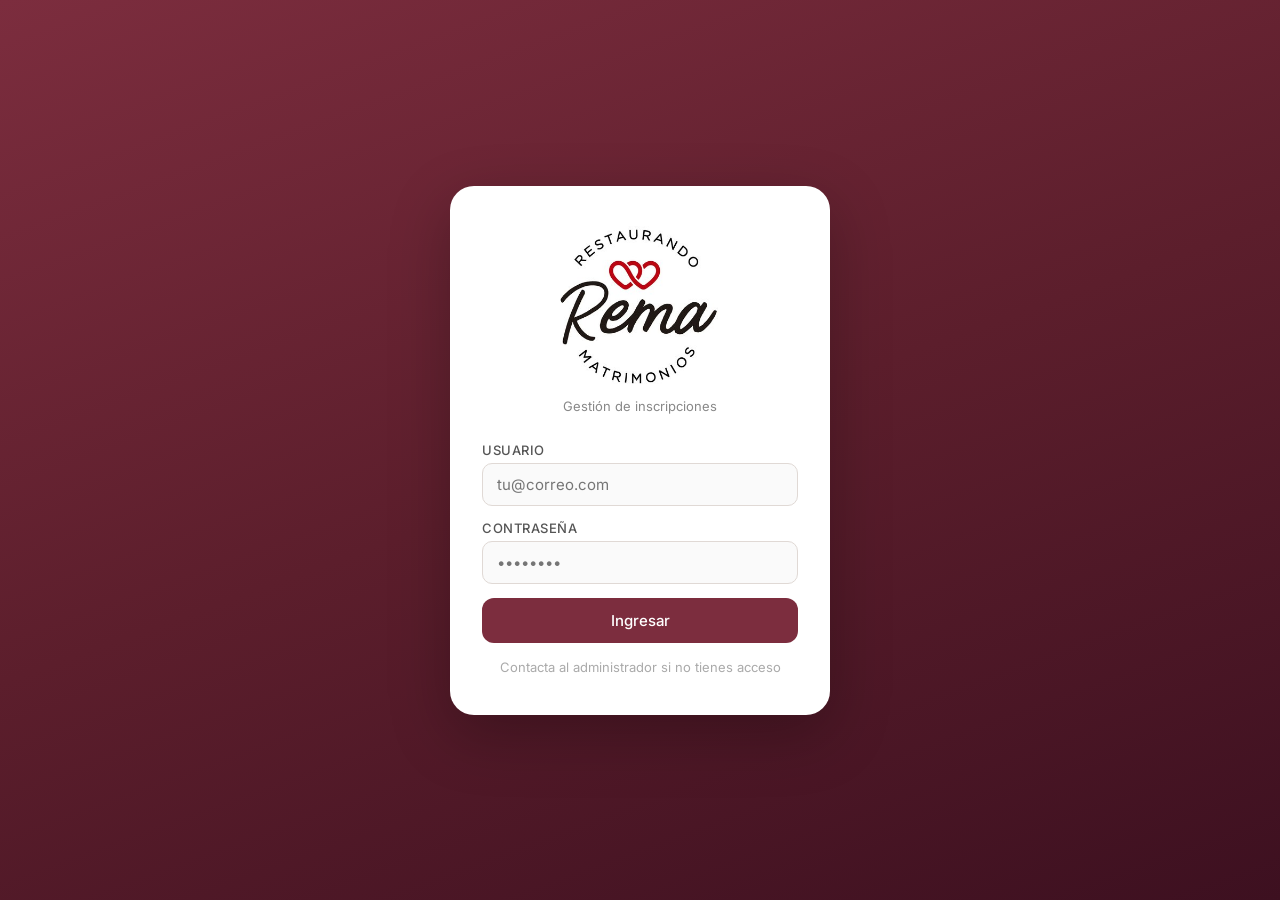
<file: index.html>
<!DOCTYPE html>
<html lang="es">
<head>
  <meta charset="UTF-8">
  <meta name="viewport" content="width=device-width, initial-scale=1.0, maximum-scale=1.0, user-scalable=no">
  <meta name="theme-color" content="#7C2D3E">
  <meta name="apple-mobile-web-app-capable" content="yes">
  <meta name="apple-mobile-web-app-title" content="Registro Matrimonial">
  <title>Registro Matrimonial</title>
  <link rel="manifest" href="manifest.json">
  <link rel="stylesheet" href="css/app.css">
  <link href="https://fonts.googleapis.com/css2?family=Inter:wght@300;400;500;600&family=Playfair+Display:wght@500;600&display=swap" rel="stylesheet">
</head>
<body>

<!-- ===== LOGIN ===== -->
<div id="screen-login" class="screen active">
  <div class="login-bg">
    <div class="login-card">
      <div class="login-logo">
        <img src="[data-uri]" alt="REMA" style="width:160px;height:160px;object-fit:contain;border-radius:12px;">
      </div>
      <p class="login-sub" style="margin-top:8px">Gestión de inscripciones</p>
      <div class="form-group">
        <label>Usuario</label>
        <input type="text" id="login-user" placeholder="tu@correo.com" autocomplete="username">
      </div>
      <div class="form-group">
        <label>Contraseña</label>
        <input type="password" id="login-pass" placeholder="••••••••" autocomplete="current-password">
      </div>
      <div id="login-error" class="error-msg hidden">Usuario o contraseña incorrectos</div>
      <button class="btn-primary full" id="btn-login" onclick="doLogin()">Ingresar</button>
      <p class="login-hint">Contacta al administrador si no tienes acceso</p>
      <div id="boot-status" class="hidden" style="margin-top:14px;font-size:13px;color:#8b7bb8;text-align:center;line-height:1.4;"></div>
    </div>
  </div>
</div>

<!-- Aviso de carga lenta / botón de reintento manual. Es un script
     independiente de js/app.js a propósito: si app.js no llega a
     descargarse (señal débil en datos móviles), este aviso igual
     debe aparecer, porque no depende de que app.js haya cargado. -->
<script>
(function () {
  var bootEl = document.getElementById('boot-status');
  var slowTimer = setTimeout(function () {
    if (window.appLoaded) return;
    bootEl.classList.remove('hidden');
    bootEl.textContent = 'Cargando… esto puede tardar unos segundos más en datos móviles.';
  }, 4000);
  var stuckTimer = setTimeout(function () {
    if (window.appLoaded) return;
    bootEl.classList.remove('hidden');
    bootEl.innerHTML = 'No se pudo terminar de cargar la app.<br>' +
      '<button type="button" onclick="location.reload()" ' +
      'style="margin-top:8px;background:#7C4DFF;color:#fff;border:none;' +
      'border-radius:8px;padding:8px 18px;font-size:13px;font-weight:600;">Reintentar</button>';
  }, 18000);
  window.addEventListener('load', function () {
    // Si app.js sí llegó a ejecutarse, ya habrá puesto window.appLoaded
    // antes de este evento; si no, dejamos los avisos programados arriba.
    if (window.appLoaded) {
      clearTimeout(slowTimer);
      clearTimeout(stuckTimer);
      bootEl.classList.add('hidden');
    }
  });
})();
</script>

<!-- ===== MAIN APP ===== -->
<div id="screen-app" class="screen hidden">

  <!-- Sidebar -->
  <nav id="sidebar" class="sidebar">
    <div class="sidebar-header">
      <div class="sidebar-logo">
        <img src="[data-uri]" alt="REMA" style="width:36px;height:36px;object-fit:contain;border-radius:6px;background:#fff;">
        <span>REMA</span>
      </div>
      <button class="sidebar-close" onclick="toggleSidebar()">✕</button>
    </div>
    <div class="sidebar-user">
      <div class="user-avatar" id="nav-avatar">A</div>
      <div>
        <div class="user-name" id="nav-username">Admin</div>
        <div class="user-role" id="nav-role">Administrador</div>
      </div>
    </div>
    <nav class="sidebar-nav">
      <a class="nav-item active" onclick="showView('dashboard')" data-view="dashboard"><span class="nav-icon">⊞</span> Inicio</a>
      <a class="nav-item" onclick="showView('couples')" data-view="couples"><span class="nav-icon">♡</span> Matrimonios</a>
      <a class="nav-item" onclick="showView('payments')" data-view="payments"><span class="nav-icon">$</span> Pagos</a>
      <a class="nav-item" onclick="showView('documents')" data-view="documents"><span class="nav-icon">⬜</span> Documentos</a>
      <a class="nav-item admin-only hidden" onclick="showView('config')" data-view="config"><span class="nav-icon">⚙</span> Configuración</a>
      <a class="nav-item admin-only hidden" onclick="showView('users')" data-view="users"><span class="nav-icon">👤</span> Usuarios</a>
      <a class="nav-item admin-only hidden" onclick="showView('becas')" data-view="becas"><span class="nav-icon">🎓</span> Becas</a>
    </nav>
    <button class="btn-logout" onclick="doLogout()">Cerrar sesión</button>
    <button class="btn-download-sidebar" id="btn-download-sync" onclick="downloadFromSheets()">↓ Actualizar lista</button>
  </nav>
  <div id="sidebar-overlay" class="sidebar-overlay hidden" onclick="toggleSidebar()"></div>

  <!-- Topbar -->
  <header class="topbar">
    <button class="hamburger" onclick="toggleSidebar()">
      <span></span><span></span><span></span>
    </button>
    <h2 class="topbar-title" id="topbar-title">Inicio</h2>
    <div id="sync-indicator" style="flex:1;text-align:right;padding-right:8px;"></div>
    <div class="topbar-actions">
      <button class="btn-icon" id="btn-new-couple" onclick="openNewCoupleModal()" title="Nueva pareja">+</button>
    </div>
  </header>

  <main class="content">

    <!-- DASHBOARD -->
    <div id="view-dashboard" class="view active">
      <div class="event-banner">
        <div class="event-banner-text">
          <div class="event-tag">Próximo evento</div>
          <h2 id="event-name-banner">Cargando...</h2>
          <p id="event-dates-banner"></p>
        </div>
        <div class="event-cost-badge" id="event-cost-banner"></div>
      </div>
      <div class="stats-grid">
        <div class="stat-card"><div class="stat-icon rose">♡</div><div class="stat-val" id="stat-couples">—</div><div class="stat-lbl">Parejas</div></div>
        <div class="stat-card"><div class="stat-icon green">✓</div><div class="stat-val" id="stat-paid">—</div><div class="stat-lbl">Pagos completos</div></div>
        <div class="stat-card"><div class="stat-icon blue">⬜</div><div class="stat-val" id="stat-docs">—</div><div class="stat-lbl">Docs completos</div></div>
        <div class="stat-card"><div class="stat-icon green">✅</div><div class="stat-val" id="stat-pending">—</div><div class="stat-lbl">Confirmados</div></div>
      </div>
      <div class="card mt16 finance-restricted">
        <div class="card-header"><span class="card-title">Resumen financiero</span><span class="pct-badge" id="pct-badge">0%</span></div>
        <div class="progress-bar"><div class="progress-fill" id="progress-fill" style="width:0%"></div></div>
        <div class="finance-row">
          <div class="finance-item green-bg"><div class="finance-lbl">Total recaudado</div><div class="finance-val" id="total-collected">$0.00</div></div>
          <div class="finance-item amber-bg"><div class="finance-lbl">Saldo pendiente</div><div class="finance-val" id="total-pending">$0.00</div></div>
        </div>
      </div>
      <div class="card mt16 finance-restricted">
        <div class="card-header"><span class="card-title">Resumen por modo de pago</span></div>
        <div id="payment-breakdown-body" class="mt8"></div>
        <div class="detail-row" style="border-top:1.5px solid #eee;margin-top:8px;padding-top:8px;">
          <span class="detail-lbl" style="font-weight:700">Total</span>
          <span class="detail-val" id="payment-breakdown-total" style="font-weight:700;font-size:15px">$0.00</span>
        </div>
      </div>
      <div class="card mt16 finance-restricted">
        <div class="card-header"><span class="card-title">Resumen por estatus</span></div>
        <div id="status-breakdown-body" class="mt8"></div>
      </div>
      <div class="card mt16">
        <div class="card-header"><span class="card-title">Registros recientes</span></div>
        <div id="recent-list" class="couple-list"></div>
      </div>
    </div>

    <!-- MATRIMONIOS -->
    <div id="view-couples" class="view hidden">
      <div class="search-bar"><input type="search" id="search-couples" placeholder="Buscar pareja..." oninput="filterCouples()"></div>
      <div class="filter-row">
        <button class="filter-btn active" onclick="setFilter('all',this)">Todos</button>
        <button class="filter-btn" onclick="setFilter('paid',this)">Pagado</button>
        <button class="filter-btn" onclick="setFilter('partial',this)">Parcial</button>
        <button class="filter-btn" onclick="setFilter('confirmados',this)">Confirmados</button>
      </div>
      <div id="couples-list" class="couple-list"></div>
      <div id="couples-empty" class="empty-state hidden">
        <div class="empty-icon">♡</div>
        <p>No hay parejas registradas aún</p>
        <button class="btn-primary" onclick="openNewCoupleModal()">+ Registrar pareja</button>
      </div>
    </div>

    <!-- PAGOS -->
    <div id="view-payments" class="view hidden">
      <div class="card">
        <div class="card-header"><span class="card-title">Historial de abonos</span></div>
        <div id="payments-list" class="couple-list mt8"></div>
      </div>
    </div>

    <!-- DOCUMENTOS -->
    <div id="view-documents" class="view hidden">
      <div id="docs-list" class="couple-list"></div>
    </div>

    <!-- CONFIGURACIÓN (admin) -->
    <div id="view-config" class="view hidden">
      <div class="card">
        <div class="card-header"><span class="card-title">Configuración del evento</span></div>
        <div class="form-group mt16">
          <label>Nombre del evento</label>
          <input type="text" id="cfg-event-name" placeholder="Ej: Encuentro Matrimonial 2025">
        </div>
        <div class="form-row-2">
          <div class="form-group">
            <label>Fecha inicio</label>
            <input type="date" id="cfg-date-start">
          </div>
          <div class="form-group">
            <label>Fecha fin</label>
            <input type="date" id="cfg-date-end">
          </div>
        </div>
        <div class="form-group">
          <label>Costo por pareja ($)</label>
          <input type="number" id="cfg-cost" placeholder="3500">
        </div>
        <div class="form-group">
          <label>Google Sheets ID</label>
          <input type="text" id="cfg-sheet-id" placeholder="1BxiMVs0XRA5nFMdKvBdBZjgmUUqptlbs74OgVE2upms">
          <small class="form-hint">El ID está en la URL de tu hoja: .../spreadsheets/d/<strong>ID</strong>/edit</small>
        </div>
        <div class="form-group">
          <label>Google Apps Script URL</label>
          <input type="text" id="cfg-script-url" placeholder="https://script.google.com/macros/s/...">
          <small class="form-hint">URL del Web App desplegado desde Apps Script</small>
        </div>
        <button class="btn-primary full mt16" onclick="saveConfig()">Guardar configuración</button>
        <div id="cfg-msg" class="success-msg hidden mt8">✓ Configuración guardada</div>
      </div>
      <div class="card mt16">
        <div class="card-header"><span class="card-title">Modos de pago adicionales</span></div>
        <small class="form-hint">Efectivo y Transferencia siempre están disponibles. Agrega aquí otros conceptos que uses (Oficina, Depósito, Cheque, etc.)</small>
        <div id="payment-methods-list" class="mt16"></div>
        <div class="form-row-2 mt16">
          <div class="form-group">
            <label>Ícono (opcional)</label>
            <input type="text" id="new-method-icon" placeholder="🏢" maxlength="2">
          </div>
          <div class="form-group">
            <label>Nombre del modo de pago</label>
            <input type="text" id="new-method-label" placeholder="Ej: Oficina">
          </div>
        </div>
        <button class="btn-outline full" onclick="addPaymentMethod()">+ Agregar modo de pago</button>
      </div>
      <div class="card mt16">
        <div class="card-header"><span class="card-title">Estatus de parejas</span></div>
        <small class="form-hint">"Confirmados" es fijo. Agrega, o quita, los demás conceptos que necesites (Pendientes, Cancelaron, Al Siguiente, En Espera y los que tú definas).</small>
        <div id="couple-statuses-list" class="mt16"></div>
        <div class="form-row-2 mt16">
          <div class="form-group">
            <label>Ícono (opcional)</label>
            <input type="text" id="new-status-icon" placeholder="🏷" maxlength="2">
          </div>
          <div class="form-group">
            <label>Nombre del estatus</label>
            <input type="text" id="new-status-label" placeholder="Ej: VIP">
          </div>
        </div>
        <button class="btn-outline full" onclick="addCoupleStatus()">+ Agregar estatus</button>
      </div>
      <div class="card mt16">
        <div class="card-header"><span class="card-title">Conexión Google Sheets</span></div>
        <div class="conn-status" id="conn-status"><span class="dot amber"></span> Sin configurar</div>
        <button class="btn-outline full mt16" onclick="testConnection()">Probar conexión</button>
      </div>

      <div class="card mt16">
        <div class="card-header"><span class="card-title">Sincronización</span></div>
        <p style="font-size:13px;color:#666;margin-bottom:14px;">Sube todos los registros locales a Sheets y descarga los nuevos de otros dispositivos. Usa el ID único de cada pareja para evitar duplicados.</p>
        <div id="sync-result" class="hidden success-msg mt8" style="margin-bottom:12px;"></div>
        <button class="btn-primary full" id="btn-full-sync" onclick="fullSync()">⟳ Sincronizar</button>
        <button class="btn-outline full mt8" id="btn-reset-sync" onclick="resetAndSync()" style="border-color:#C0392B;color:#C0392B;">⚠️ Resetear y descargar de Sheets</button>
      </div>
    </div>

    <!-- BECAS (admin) -->
    <div id="view-becas" class="view hidden">

      <!-- Saldo del fondo -->
      <div class="card">
        <div class="card-header"><span class="card-title">🎓 Fondo de Becas</span></div>
        <div class="fund-balance">
          <div class="fund-bal-lbl">Saldo disponible</div>
          <div class="fund-bal-val" id="fund-balance">$0.00</div>
        </div>
        <div class="fund-stats-row">
          <div class="fund-stat">
            <div class="fund-stat-lbl">💸 Total entradas</div>
            <div class="fund-stat-val green" id="fund-in">$0.00</div>
          </div>
          <div class="fund-stat">
            <div class="fund-stat-lbl">🎓 Total becas</div>
            <div class="fund-stat-val amber" id="fund-out">$0.00</div>
          </div>
        </div>
      </div>

      <!-- Agregar movimiento al fondo -->
      <div class="card mt16">
        <div class="card-header"><span class="card-title">Agregar al fondo</span></div>
        <div class="form-group mt8">
          <label>Tipo de entrada</label>
          <select id="fund-type">
            <option value="donacion">🎁 Donación voluntaria</option>
            <option value="penalizacion">💸 Penalización (no se presentó)</option>
          </select>
        </div>
        <div class="form-group">
          <label>Monto ($)</label>
          <input type="number" id="fund-amount" placeholder="0.00">
        </div>
        <div class="form-group">
          <label>Origen / Descripción</label>
          <input type="text" id="fund-origin" placeholder="Ej: Familia García, Penalización Juan & Ana">
        </div>
        <div class="form-group">
          <label>Fecha</label>
          <input type="date" id="fund-date">
        </div>
        <button class="btn-primary full mt8" onclick="addFundMovement()">Agregar al fondo</button>
      </div>

      <!-- Historial de movimientos -->
      <div class="card mt16">
        <div class="card-header"><span class="card-title">Historial de movimientos</span></div>
        <div id="fund-movements" class="couple-list mt8"></div>
      </div>

      <!-- Parejas becadas -->
      <div class="card mt16">
        <div class="card-header"><span class="card-title">Parejas con beca asignada</span></div>
        <div id="fund-scholars" class="couple-list mt8"></div>
      </div>

    </div>

    <!-- USUARIOS (admin) -->
    <div id="view-users" class="view hidden">
      <div class="card">
        <div class="card-header"><span class="card-title">Usuarios del sistema</span><button class="btn-sm" onclick="openNewUserModal()">+ Agregar</button></div>
        <div id="users-list" class="couple-list mt8"></div>
      </div>
    </div>

  </main>
</div>

<!-- ===== MODAL: Nueva pareja ===== -->
<div id="modal-couple" class="modal-overlay hidden">
  <div class="modal-sheet">
    <div class="modal-header">
      <h3 id="modal-couple-title">Nueva pareja</h3>
      <button class="modal-close" onclick="closeModal('modal-couple')">✕</button>
    </div>
    <div class="modal-body">
      <input type="hidden" id="couple-id">

      <div class="section-label">Evento</div>
      <div class="form-group">
        <label>Fecha del evento</label>
        <input type="text" id="cp-event-date" readonly>
      </div>
      <div class="form-group">
        <label>Fecha de registro</label>
        <input type="date" id="cp-reg-date">
      </div>

      <div class="section-label mt16">Participantes</div>
      <div class="form-row-2">
        <div class="form-group">
          <label>Nombre de él</label>
          <input type="text" id="cp-him" placeholder="Nombre completo">
        </div>
        <div class="form-group">
          <label>Nombre de ella</label>
          <input type="text" id="cp-her" placeholder="Nombre completo">
        </div>
      </div>
      <div class="form-row-2">
        <div class="form-group">
          <label>Teléfono él</label>
          <input type="tel" id="cp-tel-him" placeholder="555-123-4567">
        </div>
        <div class="form-group">
          <label>Teléfono ella</label>
          <input type="tel" id="cp-tel-her" placeholder="555-123-4567">
        </div>
      </div>
      <div class="form-row-2">
        <div class="form-group">
          <label>Email él</label>
          <input type="email" id="cp-email-him" placeholder="correo@ejemplo.com">
        </div>
        <div class="form-group">
          <label>Email ella</label>
          <input type="email" id="cp-email-her" placeholder="correo@ejemplo.com">
        </div>
      </div>

      <div id="pay-section">
        <div class="section-label mt16">Pago inicial</div>
        <div class="form-group">
          <label>Cantidad recibida ($)</label>
          <input type="number" id="cp-amount" placeholder="0.00" oninput="updatePaymentStatus()">
        </div>
        <div class="form-row-2">
          <div class="form-group">
            <label>Forma de pago</label>
            <select id="cp-method">
              <option value="efectivo">💵 Efectivo</option>
              <option value="transferencia">🏦 Transferencia</option>
            </select>
          </div>
          <div class="form-group">
            <label>Recibió el pago</label>
            <input type="text" id="cp-received-by" placeholder="Nombre">
          </div>
        </div>
        <div class="pay-status-row">
          <span class="pay-lbl">Costo total:</span>
          <span class="pay-val" id="modal-cost">$0.00</span>
        </div>
        <div class="pay-status-row">
          <span class="pay-lbl">Saldo pendiente:</span>
          <span class="pay-val pending-val" id="modal-pending">$0.00</span>
        </div>
      </div>

      <div class="section-label mt16">Documentos <span style="font-size:11px;color:#888;font-weight:400">(opcional al registrar)</span></div>
      <div class="docs-upload-grid">
        <div class="doc-upload-item" onclick="triggerUpload('doc-acta')">
          <input type="file" id="doc-acta" accept="image/*,.pdf" onchange="handleDocUpload('acta',this)">
          <div class="doc-upload-icon" id="icon-acta">📋</div>
          <div class="doc-upload-label">Acta</div>
          <div class="doc-status" id="status-acta">Sin cargar</div>
        </div>
        <div class="doc-upload-item" onclick="triggerUpload('doc-idHim')">
          <input type="file" id="doc-idHim" accept="image/*,.pdf" onchange="handleDocUpload('idHim',this)">
          <div class="doc-upload-icon" id="icon-idHim">🪪</div>
          <div class="doc-upload-label">ID de Él</div>
          <div class="doc-status" id="status-idHim">Sin cargar</div>
        </div>
        <div class="doc-upload-item" onclick="triggerUpload('doc-idHer')">
          <input type="file" id="doc-idHer" accept="image/*,.pdf" onchange="handleDocUpload('idHer',this)">
          <div class="doc-upload-icon" id="icon-idHer">🪪</div>
          <div class="doc-upload-label">ID de Ella</div>
          <div class="doc-status" id="status-idHer">Sin cargar</div>
        </div>
        <div class="doc-upload-item" onclick="triggerUpload('doc-photo')">
          <input type="file" id="doc-photo" accept="image/*" onchange="handleDocUpload('photo',this)">
          <div class="doc-upload-icon" id="icon-photo">📷</div>
          <div class="doc-upload-label">Foto juntos</div>
          <div class="doc-status" id="status-photo">Sin cargar</div>
        </div>
      </div>

      <div class="form-group mt16">
        <label>Comentarios</label>
        <textarea id="cp-comments" rows="3" placeholder="Notas, evento futuro, etc."></textarea>
      </div>
    </div>
    <div class="modal-footer">
      <button class="btn-outline" onclick="closeModal('modal-couple')">Cancelar</button>
      <button class="btn-primary" id="btn-save-couple" onclick="saveCouple()">Guardar registro</button>
    </div>
  </div>
</div>

<!-- ===== MODAL: Subir documento individual ===== -->
<div id="modal-doc-upload" class="modal-overlay hidden">
  <div class="modal-sheet modal-sm">
    <div class="modal-header">
      <h3 id="doc-upload-label-text">Subir documento</h3>
      <button class="modal-close" onclick="closeModal('modal-doc-upload')">✕</button>
    </div>
    <div class="modal-body">
      <div class="doc-drop-zone" onclick="document.getElementById('single-doc-file').click()">
        <div style="font-size:36px;margin-bottom:8px">📎</div>
        <div style="font-size:14px;font-weight:500;color:#7C2D3E">Toca para seleccionar</div>
        <div style="font-size:12px;color:#888;margin-top:4px">Foto o PDF · Máx 5MB</div>
        <input type="file" id="single-doc-file" accept="image/*,.pdf" style="display:none" onchange="handleSingleDocSelect(this)">
      </div>
      <div id="single-doc-preview" class="hidden"></div>
    </div>
    <div class="modal-footer">
      <button class="btn-outline" onclick="closeModal('modal-doc-upload')">Cancelar</button>
      <button class="btn-primary" onclick="saveSingleDoc()">Guardar documento</button>
    </div>
  </div>
</div>

<!-- ===== MODAL: Agregar pago ===== -->
<div id="modal-payment" class="modal-overlay hidden">
  <div class="modal-sheet modal-sm">
    <div class="modal-header">
      <h3>Registrar abono</h3>
      <button class="modal-close" onclick="closeModal('modal-payment')">✕</button>
    </div>
    <div class="modal-body">
      <div class="pay-info-banner" id="pay-info-banner"></div>
      <div class="form-group mt16">
        <label>Monto del abono ($)</label>
        <input type="number" id="pay-amount" placeholder="0.00" oninput="updatePaymentPreview()">
      </div>
      <div class="form-group">
        <label>Fecha del pago</label>
        <input type="date" id="pay-date">
      </div>
      <div class="form-row-2">
        <div class="form-group">
          <label>Forma de pago</label>
          <select id="pay-method">
            <option value="efectivo">💵 Efectivo</option>
            <option value="transferencia">🏦 Transferencia</option>
          </select>
        </div>
        <div class="form-group">
          <label>Recibió el pago</label>
          <input type="text" id="pay-received-by" placeholder="Nombre">
        </div>
      </div>
      <div class="form-group">
        <label>Nota del abono</label>
        <input type="text" id="pay-note" placeholder="Ej: 2do abono, cheque, etc.">
      </div>
      <div class="pay-preview" id="pay-preview"></div>
    </div>
    <div class="modal-footer">
      <button class="btn-outline" onclick="closeModal('modal-payment')">Cancelar</button>
      <button class="btn-primary" onclick="savePayment()">Guardar abono</button>
    </div>
  </div>
</div>

<!-- ===== MODAL: Nuevo/Editar usuario ===== -->
<div id="modal-user" class="modal-overlay hidden">
  <div class="modal-sheet modal-sm">
    <div class="modal-header">
      <h3 id="modal-user-title">Agregar usuario</h3>
      <button class="modal-close" onclick="closeModal('modal-user')">✕</button>
    </div>
    <div class="modal-body">
      <input type="hidden" id="u-id">
      <div class="form-group"><label>Nombre completo</label><input type="text" id="u-name" placeholder="Nombre del colaborador"></div>
      <div class="form-group"><label>Usuario (correo)</label><input type="email" id="u-email" placeholder="correo@ejemplo.com"></div>
      <div class="form-group">
        <label>Contraseña</label>
        <input type="password" id="u-pass" placeholder="••••••••">
        <small class="form-hint" id="u-pass-hint">Mínimo 6 caracteres</small>
      </div>
      <div class="form-group"><label>Rol</label><select id="u-role">
        <option value="registrador">Registrador</option>
        <option value="registrador_principal">Registrador Principal</option>
        <option value="admin">Administrador</option>
      </select></div>
    </div>
    <div class="modal-footer">
      <button class="btn-outline" onclick="closeModal('modal-user')">Cancelar</button>
      <button class="btn-primary" onclick="saveUser()">Guardar</button>
    </div>
  </div>
</div>

<!-- ===== MODAL: Detalle pareja ===== -->
<div id="modal-detail" class="modal-overlay hidden">
  <div class="modal-sheet">
    <div class="modal-header">
      <h3 id="detail-title">Detalle</h3>
      <button class="modal-close" onclick="closeModal('modal-detail')">✕</button>
    </div>
    <div class="modal-body" id="detail-body"></div>
    <div class="modal-footer" style="flex-direction:column;gap:8px;">
      <div style="display:flex;gap:8px;width:100%">
        <button class="btn-outline" style="flex:1" onclick="closeModal('modal-detail')">Cerrar</button>
        <button class="btn-primary" style="flex:1" onclick="editCouple()">Editar</button>
      </div>
      <button class="btn-pay" onclick="openPaymentModal()">+ Agregar pago</button>
      <div style="display:flex;gap:8px;width:100%" id="admin-action-btns">
        <button class="btn-beca admin-only hidden" onclick="openBecaModal()" style="flex:1">🎓 Asignar beca</button>
        <button class="btn-penalizacion admin-only hidden" onclick="openPenalizacionModal()" style="flex:1">⚠️ Penalizar</button>
      </div>
      <button class="btn-cancelacion admin-only hidden" onclick="openCancelacionModal()">❌ Registrar cancelación</button>
      <button class="btn-delete admin-only hidden" onclick="deleteCouple()">🗑 Eliminar este registro</button>
    </div>
  </div>
</div>

<!-- ===== MODAL: Editar abono (admin) ===== -->
<div id="modal-edit-payment" class="modal-overlay hidden">
  <div class="modal-sheet modal-sm">
    <div class="modal-header">
      <h3>✏️ Editar abono</h3>
      <button class="modal-close" onclick="closeModal('modal-edit-payment')">✕</button>
    </div>
    <div class="modal-body">
      <input type="hidden" id="edit-pay-couple-id">
      <input type="hidden" id="edit-pay-id">
      <div class="form-group">
        <label>Monto ($)</label>
        <input type="number" id="edit-pay-amount" placeholder="0.00">
      </div>
      <div class="form-group">
        <label>Fecha del pago</label>
        <input type="date" id="edit-pay-date">
      </div>
      <div class="form-row-2">
        <div class="form-group">
          <label>Forma de pago</label>
          <select id="edit-pay-method">
            <option value="efectivo">💵 Efectivo</option>
            <option value="transferencia">🏦 Transferencia</option>
          </select>
        </div>
        <div class="form-group">
          <label>Recibió el pago</label>
          <input type="text" id="edit-pay-received-by" placeholder="Nombre">
        </div>
      </div>
      <div class="form-group">
        <label>Nota</label>
        <input type="text" id="edit-pay-note" placeholder="Ej: 2do abono, cheque, etc.">
      </div>
    </div>
    <div class="modal-footer">
      <button class="btn-outline" onclick="closeModal('modal-edit-payment')">Cancelar</button>
      <button class="btn-primary" onclick="saveEditPayment()">Guardar cambios</button>
    </div>
  </div>
</div>

<!-- ===== MODAL: Registrar cancelación ===== -->
<div id="modal-cancelacion" class="modal-overlay hidden">
  <div class="modal-sheet modal-sm">
    <div class="modal-header">
      <h3>❌ Registrar cancelación</h3>
      <button class="modal-close" onclick="closeModal('modal-cancelacion')">✕</button>
    </div>
    <div class="modal-body">
      <div class="pay-info-banner" id="cancel-info-banner"></div>

      <div class="form-group mt16">
        <label>Tipo de cancelación</label>
        <select id="cancel-type" onchange="updateCancelForm()">
          <option value="devolucion_total">💰 Devolución total</option>
          <option value="devolucion_parcial">💸 Devolución parcial</option>
          <option value="credito">🔄 Crédito para siguiente evento</option>
        </select>
      </div>

      <div id="cancel-amount-section" class="hidden">
        <div class="form-group">
          <label>Monto a devolver ($)</label>
          <input type="number" id="cancel-amount" placeholder="0.00">
        </div>
      </div>

      <div id="cancel-credito-section" class="hidden">
        <div class="cancel-info-box" style="background:#EAF1FB;border-radius:10px;padding:12px;font-size:13px;color:#1B5FA8;margin-bottom:14px;">
          🔄 Se anotará en los comentarios que esta pareja tiene crédito para el próximo evento. No se realizará ningún movimiento de dinero.
        </div>
      </div>

      <div class="form-group">
        <label>Fecha de cancelación</label>
        <input type="date" id="cancel-date">
      </div>
      <div class="form-group">
        <label>Quién gestionó la cancelación</label>
        <input type="text" id="cancel-by" placeholder="Nombre del responsable">
      </div>
      <div class="form-group">
        <label>Notas adicionales</label>
        <input type="text" id="cancel-notes" placeholder="Detalles, motivo, acuerdos...">
      </div>
    </div>
    <div class="modal-footer">
      <button class="btn-outline" onclick="closeModal('modal-cancelacion')">Cancelar</button>
      <button class="btn-primary" onclick="saveCancelacion()">Registrar cancelación</button>
    </div>
  </div>
</div>

<!-- ===== MODAL: Confirmar eliminación ===== -->
<div id="modal-delete-confirm" class="modal-overlay hidden">
  <div class="modal-sheet modal-sm">
    <div class="modal-header">
      <h3 style="color:#C0392B">⚠️ Eliminar registro</h3>
      <button class="modal-close" onclick="closeModal('modal-delete-confirm')">✕</button>
    </div>
    <div class="modal-body" style="text-align:center;padding:24px 20px;">
      <div style="font-size:40px;margin-bottom:16px">🗑️</div>
      <p style="font-size:15px;font-weight:500;color:#1A1A1A;margin-bottom:8px">¿Eliminar este registro?</p>
      <p style="font-size:14px;font-weight:600;color:#7C2D3E;margin-bottom:6px" id="delete-confirm-name"></p>
      <p style="font-size:13px;color:#888;margin-bottom:20px" id="delete-confirm-detail"></p>
      <div style="background:#FCEEF0;border-radius:10px;padding:12px;font-size:13px;color:#C0392B;">
        Esta acción <strong>no se puede deshacer</strong>.<br>Se eliminará el registro y todos sus abonos.
      </div>
    </div>
    <div class="modal-footer">
      <button class="btn-outline" style="flex:1" onclick="closeModal('modal-delete-confirm')">Cancelar</button>
      <button style="flex:1;background:#C0392B;color:#fff;border:none;border-radius:12px;padding:13px;font-size:15px;font-weight:500;cursor:pointer;" onclick="confirmDeleteCouple()">Sí, eliminar</button>
    </div>
  </div>
</div>

<!-- ===== MODAL: Asignar beca ===== -->
<div id="modal-beca" class="modal-overlay hidden">
  <div class="modal-sheet modal-sm">
    <div class="modal-header">
      <h3>🎓 Asignar beca</h3>
      <button class="modal-close" onclick="closeModal('modal-beca')">✕</button>
    </div>
    <div class="modal-body">
      <div class="pay-info-banner" id="beca-info-banner"></div>
      <div class="fund-avail-banner mt16" id="beca-fund-banner"></div>
      <div class="form-group mt16">
        <label>Monto de la beca ($)</label>
        <input type="number" id="beca-amount" placeholder="0.00">
        <small class="form-hint">Monto que el fondo aportará para completar su pago</small>
      </div>
      <div class="form-group">
        <label>Motivo</label>
        <input type="text" id="beca-reason" placeholder="Ej: Situación económica, apoyo de comunidad...">
      </div>
    </div>
    <div class="modal-footer">
      <button class="btn-outline" onclick="closeModal('modal-beca')">Cancelar</button>
      <button class="btn-primary" onclick="saveBeca()">Asignar beca</button>
    </div>
  </div>
</div>

<!-- ===== MODAL: Registrar penalización ===== -->
<div id="modal-penalizacion" class="modal-overlay hidden">
  <div class="modal-sheet modal-sm">
    <div class="modal-header">
      <h3>⚠️ Registrar penalización</h3>
      <button class="modal-close" onclick="closeModal('modal-penalizacion')">✕</button>
    </div>
    <div class="modal-body">
      <div class="pay-info-banner" id="pen-info-banner"></div>
      <div class="form-group mt16">
        <label>Monto de penalización ($)</label>
        <input type="number" id="pen-amount" placeholder="0.00">
        <small class="form-hint">Este monto se sumará al fondo de becas</small>
      </div>
      <div class="form-group">
        <label>Motivo</label>
        <select id="pen-reason">
          <option value="No se presentó al evento">No se presentó al evento</option>
          <option value="Canceló con menos de 48 horas">Canceló con menos de 48 horas</option>
          <option value="Canceló sin previo aviso">Canceló sin previo aviso</option>
          <option value="Otro">Otro motivo</option>
        </select>
      </div>
      <div class="form-group">
        <label>Notas adicionales</label>
        <input type="text" id="pen-notes" placeholder="Detalles opcionales...">
      </div>
      <div class="form-group">
        <label>Fecha</label>
        <input type="date" id="pen-date">
      </div>
    </div>
    <div class="modal-footer">
      <button class="btn-outline" onclick="closeModal('modal-penalizacion')">Cancelar</button>
      <button style="flex:1;background:#B06000;color:#fff;border:none;border-radius:12px;padding:13px;font-size:15px;font-weight:500;cursor:pointer;" onclick="savePenalizacion()">Registrar penalización</button>
    </div>
  </div>
</div>

<div id="toast" class="toast hidden"></div>
<script src="js/app.js"></script>
</body>
</html>
</file>
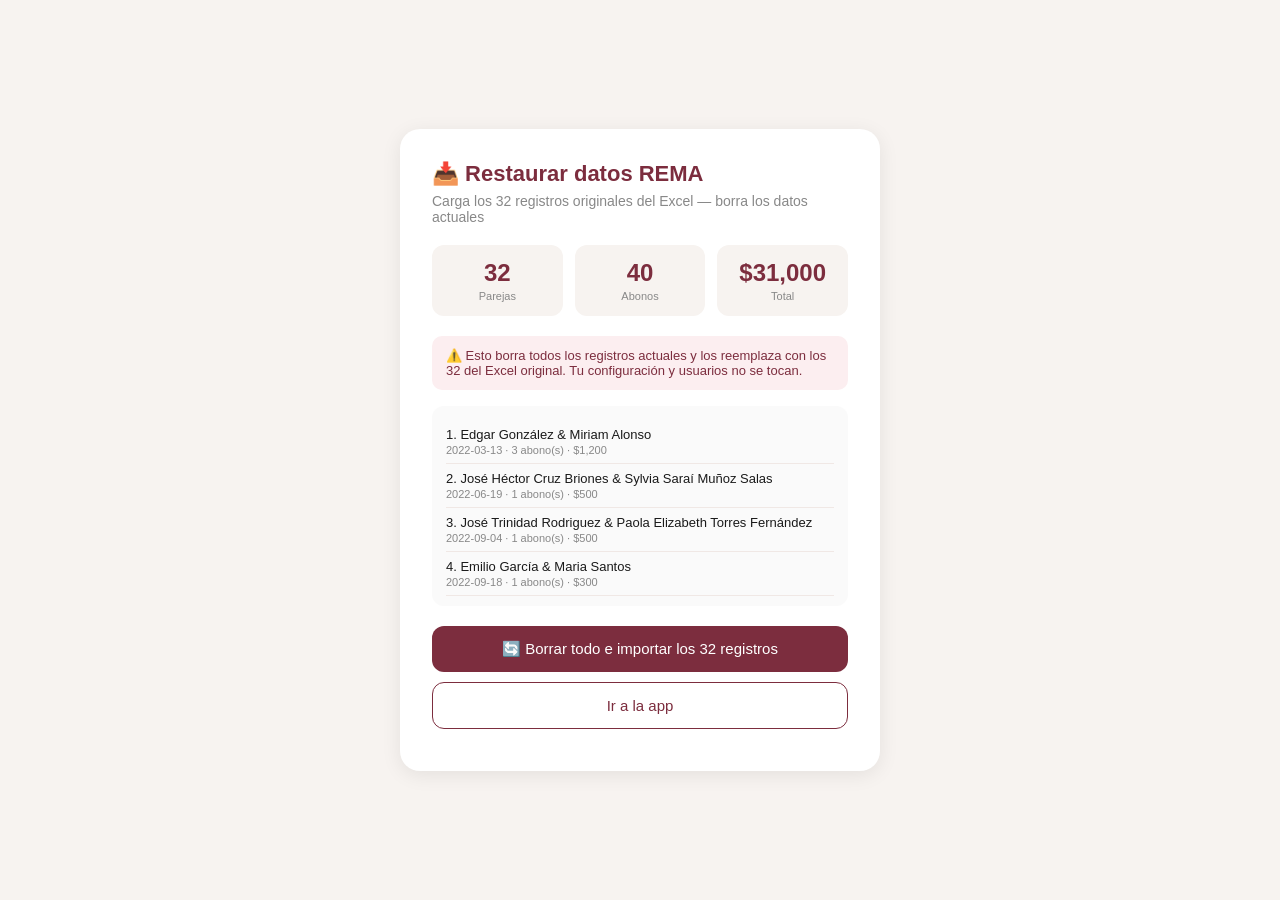
<file: importar.html>
<!DOCTYPE html>
<html lang="es">
<head>
  <meta charset="UTF-8">
  <meta name="viewport" content="width=device-width, initial-scale=1.0">
  <title>Importar datos REMA</title>
  <style>
    * { box-sizing: border-box; margin: 0; padding: 0; }
    body { font-family: -apple-system, sans-serif; background: #F7F3F0; min-height: 100vh; display: flex; align-items: center; justify-content: center; padding: 24px; }
    .card { background: #fff; border-radius: 20px; padding: 32px; max-width: 480px; width: 100%; box-shadow: 0 4px 20px rgba(0,0,0,0.08); }
    h1 { font-size: 22px; color: #7C2D3E; margin-bottom: 6px; }
    .subtitle { font-size: 14px; color: #888; margin-bottom: 20px; }
    .stat-row { display: flex; gap: 12px; margin-bottom: 20px; }
    .stat { flex: 1; background: #F7F3F0; border-radius: 12px; padding: 14px; text-align: center; }
    .stat-val { font-size: 24px; font-weight: 600; color: #7C2D3E; }
    .stat-lbl { font-size: 11px; color: #888; margin-top: 3px; }
    .warning { background: #FCEEF0; border-radius: 10px; padding: 12px 14px; font-size: 13px; color: #7C2D3E; margin-bottom: 16px; font-weight: 500; }
    .preview { background: #FAFAFA; border-radius: 12px; padding: 14px; margin-bottom: 20px; max-height: 200px; overflow-y: auto; }
    .preview-item { padding: 7px 0; border-bottom: 1px solid #F0E8E5; font-size: 13px; }
    .preview-item:last-child { border-bottom: none; }
    .pname { font-weight: 500; color: #1A1A1A; }
    .pmeta { color: #888; font-size: 11px; margin-top: 2px; }
    .btn { width: 100%; padding: 14px; border-radius: 12px; border: none; font-size: 15px; font-weight: 500; cursor: pointer; margin-bottom: 10px; }
    .btn-primary { background: #7C2D3E; color: #fff; }
    .btn-outline { background: transparent; color: #7C2D3E; border: 1.5px solid #7C2D3E; cursor: pointer; }
    .result { border-radius: 10px; padding: 14px; font-size: 14px; text-align: center; margin-bottom: 16px; display:none; }
    .result.ok { background: #EAF7EE; color: #1E7B3C; }
  </style>
</head>
<body>
<div class="card">
  <h1>📥 Restaurar datos REMA</h1>
  <p class="subtitle">Carga los 32 registros originales del Excel — borra los datos actuales</p>

  <div class="stat-row">
    <div class="stat"><div class="stat-val">32</div><div class="stat-lbl">Parejas</div></div>
    <div class="stat"><div class="stat-val">40</div><div class="stat-lbl">Abonos</div></div>
    <div class="stat"><div class="stat-val">$31,000</div><div class="stat-lbl">Total</div></div>
  </div>

  <div class="warning">⚠️ Esto borra todos los registros actuales y los reemplaza con los 32 del Excel original. Tu configuración y usuarios no se tocan.</div>

  <div class="preview" id="preview"></div>

  <div class="result ok" id="result"></div>

  <button class="btn btn-primary" id="btn" onclick="doImport()">🔄 Borrar todo e importar los 32 registros</button>
  <button class="btn btn-outline" onclick="window.location.href='index.html'">Ir a la app</button>
</div>

<script>
const COUPLES = [{"id": "C1787095910389", "him": "Edgar González", "her": "Miriam Alonso", "telHim": "", "telHer": "812-771-60-34", "emailHim": "", "emailHer": "", "comments": "", "payments": [{"id": "P1787095910389", "coupleId": "C1787095910389", "amount": 200.0, "date": "2022-03-13", "receivedBy": "Anterior", "method": "efectivo", "note": "Hna Nelly se lo entregó a Adri", "registeredBy": "Importación Excel", "registeredAt": "2022-03-13T00:00:00.000Z"}, {"id": "P1787095910396", "coupleId": "C1787095910389", "amount": 500.0, "date": "2022-04-10", "receivedBy": "Anterior", "method": "efectivo", "note": "Hermana Judith 2=1 se lo entregó a Adri", "registeredBy": "Importación Excel", "registeredAt": "2022-04-10T00:00:00.000Z"}, {"id": "P1787095910403", "coupleId": "C1787095910389", "amount": 500.0, "date": "2022-03-23", "receivedBy": "Anterior", "method": "efectivo", "note": "Lo entrego Esmeralda y Jorge", "registeredBy": "Importación Excel", "registeredAt": "2022-03-23T00:00:00.000Z"}], "docs": {}, "docLog": [], "amount": 1200.0, "regDate": "2022-03-13", "eventDate": "REMA 31 oct – 1 nov 2026", "createdBy": "Importación Excel", "createdAt": "2022-03-13T00:00:00.000Z"}, {"id": "C1787095910403", "him": "José Héctor Cruz Briones", "her": "Sylvia Saraí Muñoz Salas", "telHim": "812-206-34-65", "telHer": "812-073-66-63", "emailHim": "hector_briones95@hotmail.com", "emailHer": "sarai_ms93@hotmail.com", "comments": "", "payments": [{"id": "P1787095910390", "coupleId": "C1787095910403", "amount": 500.0, "date": "2022-06-19", "receivedBy": "Anterior", "method": "efectivo", "note": "Los entregó Caro a Erika Rdz", "registeredBy": "Importación Excel", "registeredAt": "2022-06-19T00:00:00.000Z"}], "docs": {}, "docLog": [], "amount": 500.0, "regDate": "2022-06-19", "eventDate": "REMA 31 oct – 1 nov 2026", "createdBy": "Importación Excel", "createdAt": "2022-06-19T00:00:00.000Z"}, {"id": "C1787095910416", "him": "José Trinidad Rodriguez", "her": "Paola Elizabeth Torres Fernández", "telHim": "", "telHer": "", "emailHim": "", "emailHer": "", "comments": "", "payments": [{"id": "P1787095910390", "coupleId": "C1787095910416", "amount": 500.0, "date": "2022-09-04", "receivedBy": "Anterior", "method": "efectivo", "note": "Los entrego Chely", "registeredBy": "Importación Excel", "registeredAt": "2022-09-04T00:00:00.000Z"}], "docs": {}, "docLog": [], "amount": 500.0, "regDate": "2022-09-04", "eventDate": "REMA 31 oct – 1 nov 2026", "createdBy": "Importación Excel", "createdAt": "2022-09-04T00:00:00.000Z"}, {"id": "C1787095910429", "him": "Emilio García", "her": "Maria Santos", "telHim": "442-109-53-30", "telHer": "", "emailHim": "", "emailHer": "", "comments": "", "payments": [{"id": "P1787095910390", "coupleId": "C1787095910429", "amount": 300.0, "date": "2022-09-18", "receivedBy": "Anterior", "method": "efectivo", "note": "los entrego Esmeralda Prado", "registeredBy": "Importación Excel", "registeredAt": "2022-09-18T00:00:00.000Z"}], "docs": {}, "docLog": [], "amount": 300.0, "regDate": "2022-09-18", "eventDate": "REMA 31 oct – 1 nov 2026", "createdBy": "Importación Excel", "createdAt": "2022-09-18T00:00:00.000Z"}, {"id": "C1787095910442", "him": "Gedeón de Israel Martinez Carrillo", "her": "Clara Arely Sarahi Conejo González", "telHim": "811-751-09-69", "telHer": "813-164-30-77", "emailHim": "", "emailHer": "", "comments": "", "payments": [{"id": "P1787095910390", "coupleId": "C1787095910442", "amount": 4500.0, "date": "2022-11-13", "receivedBy": "Anterior", "method": "efectivo", "note": "La Fe Escobedo", "registeredBy": "Importación Excel", "registeredAt": "2022-11-13T00:00:00.000Z"}], "docs": {}, "docLog": [], "amount": 4500.0, "regDate": "2022-11-13", "eventDate": "REMA 31 oct – 1 nov 2026", "createdBy": "Importación Excel", "createdAt": "2022-11-13T00:00:00.000Z"}, {"id": "C1787095910456", "him": "Alondra Denisse Ayala Peña", "her": "", "telHim": "811-749-39-19", "telHer": "", "emailHim": "", "emailHer": "", "comments": "", "payments": [{"id": "P1787095910391", "coupleId": "C1787095910456", "amount": 500.0, "date": "2022-11-17", "receivedBy": "Anterior", "method": "efectivo", "note": "Ella dejó para Rema de sus papás", "registeredBy": "Importación Excel", "registeredAt": "2022-11-17T00:00:00.000Z"}], "docs": {}, "docLog": [], "amount": 500.0, "regDate": "2022-11-17", "eventDate": "REMA 31 oct – 1 nov 2026", "createdBy": "Importación Excel", "createdAt": "2022-11-17T00:00:00.000Z"}, {"id": "C1787095910469", "him": "José Ramiro Vidal Cantú", "her": "Verónica Martinez Moreno", "telHim": "812-758-42-05", "telHer": "812-758-42-01", "emailHim": "", "emailHer": "", "comments": "", "payments": [{"id": "P1787095910391", "coupleId": "C1787095910469", "amount": 500.0, "date": "2023-01-29", "receivedBy": "Anterior", "method": "efectivo", "note": "Los entregó Elisa Puente", "registeredBy": "Importación Excel", "registeredAt": "2023-01-29T00:00:00.000Z"}], "docs": {}, "docLog": [], "amount": 500.0, "regDate": "2023-01-29", "eventDate": "REMA 31 oct – 1 nov 2026", "createdBy": "Importación Excel", "createdAt": "2023-01-29T00:00:00.000Z"}, {"id": "C1787095910483", "him": "Héctor", "her": "Gloria Morales", "telHim": "", "telHer": "", "emailHim": "", "emailHer": "", "comments": "", "payments": [{"id": "P1787095910392", "coupleId": "C1787095910483", "amount": 500.0, "date": "2023-05-26", "receivedBy": "Anterior", "method": "efectivo", "note": "Los Entregó Belinda y Julio", "registeredBy": "Importación Excel", "registeredAt": "2023-05-26T00:00:00.000Z"}], "docs": {}, "docLog": [], "amount": 500.0, "regDate": "2023-05-26", "eventDate": "REMA 31 oct – 1 nov 2026", "createdBy": "Importación Excel", "createdAt": "2023-05-26T00:00:00.000Z"}, {"id": "C1787095910496", "him": "Daniel Escareño", "her": "Yessica Martínez", "telHim": "811-037-50-67", "telHer": "811-489-09-85", "emailHim": "", "emailHer": "", "comments": "", "payments": [{"id": "P1787095910392", "coupleId": "C1787095910496", "amount": 700.0, "date": "2024-01-18", "receivedBy": "Anterior", "method": "efectivo", "note": "Entregaron Elí y Elisa", "registeredBy": "Importación Excel", "registeredAt": "2024-01-18T00:00:00.000Z"}], "docs": {}, "docLog": [], "amount": 700.0, "regDate": "2024-01-18", "eventDate": "REMA 31 oct – 1 nov 2026", "createdBy": "Importación Excel", "createdAt": "2024-01-18T00:00:00.000Z"}, {"id": "C1787095910509", "him": "Carlos Vicente García Ramos", "her": "Cristal Vanessa Torres Galaviz", "telHim": "811-173-93-28", "telHer": "818-471-00-37", "emailHim": "carlosv_garciar@hotmail", "emailHer": "vanessat_pmc@hotmail.com", "comments": "", "payments": [{"id": "P1787095910392", "coupleId": "C1787095910509", "amount": 500.0, "date": "2024-01-21", "receivedBy": "Anterior", "method": "efectivo", "note": "Los entregó Viri", "registeredBy": "Importación Excel", "registeredAt": "2024-01-21T00:00:00.000Z"}], "docs": {}, "docLog": [], "amount": 500.0, "regDate": "2024-01-21", "eventDate": "REMA 31 oct – 1 nov 2026", "createdBy": "Importación Excel", "createdAt": "2024-01-21T00:00:00.000Z"}, {"id": "C1787095910522", "him": "Juan Carlos Martínez Castillo", "her": "Verónica Gómez Gamez", "telHim": "811-678-05-36", "telHer": "818-029-95-39", "emailHim": "", "emailHer": "", "comments": "", "payments": [{"id": "P1787095910392", "coupleId": "C1787095910522", "amount": 500.0, "date": "2024-01-24", "receivedBy": "Anterior", "method": "efectivo", "note": "Los entregó Gissela", "registeredBy": "Importación Excel", "registeredAt": "2024-01-24T00:00:00.000Z"}], "docs": {}, "docLog": [], "amount": 500.0, "regDate": "2024-01-24", "eventDate": "REMA 31 oct – 1 nov 2026", "createdBy": "Importación Excel", "createdAt": "2024-01-24T00:00:00.000Z"}, {"id": "C1787095910536", "him": "Esteban Isaí Zaragoza García", "her": "Leticia Abigail Lara Castillo", "telHim": "811-189-39-28", "telHer": "811-909-35-30", "emailHim": "", "emailHer": "", "comments": "", "payments": [{"id": "P1787095910393", "coupleId": "C1787095910536", "amount": 500.0, "date": "2024-01-21", "receivedBy": "Anterior", "method": "efectivo", "note": "Deposito Lolis a mi cuenta", "registeredBy": "Importación Excel", "registeredAt": "2024-01-21T00:00:00.000Z"}], "docs": {}, "docLog": [], "amount": 500.0, "regDate": "2024-01-21", "eventDate": "REMA 31 oct – 1 nov 2026", "createdBy": "Importación Excel", "createdAt": "2024-01-21T00:00:00.000Z"}, {"id": "C1787095910549", "him": "Juan Fdo Tobías Garza", "her": "Emily Morena García Castillo", "telHim": "811-503-29-36", "telHer": "812-937-06-04", "emailHim": "", "emailHer": "", "comments": "", "payments": [{"id": "P1787095910393", "coupleId": "C1787095910549", "amount": 200.0, "date": "2024-01-28", "receivedBy": "Anterior", "method": "efectivo", "note": "Los Entregaron Sergio y Yaneth", "registeredBy": "Importación Excel", "registeredAt": "2024-01-28T00:00:00.000Z"}], "docs": {}, "docLog": [], "amount": 200.0, "regDate": "2024-01-28", "eventDate": "REMA 31 oct – 1 nov 2026", "createdBy": "Importación Excel", "createdAt": "2024-01-28T00:00:00.000Z"}, {"id": "C1787095910562", "him": "Luis Raúl Figeroa Velasco", "her": "Diana Eliza Hernández Huerta", "telHim": "811-047-44-44", "telHer": "811-475-94-14", "emailHim": "", "emailHer": "", "comments": "", "payments": [{"id": "P1787095910393", "coupleId": "C1787095910562", "amount": 200.0, "date": "2024-01-28", "receivedBy": "Anterior", "method": "efectivo", "note": "Entregaron Sergio y Yaneth", "registeredBy": "Importación Excel", "registeredAt": "2024-01-28T00:00:00.000Z"}], "docs": {}, "docLog": [], "amount": 200.0, "regDate": "2024-01-28", "eventDate": "REMA 31 oct – 1 nov 2026", "createdBy": "Importación Excel", "createdAt": "2024-01-28T00:00:00.000Z"}, {"id": "C1787095910575", "him": "Manuel Alejandro Valles Gómez", "her": "Paola Elizabeth Silvia Ovalle", "telHim": "", "telHer": "812-308-03-52", "emailHim": "", "emailHer": "", "comments": "", "payments": [{"id": "P1787095910393", "coupleId": "C1787095910575", "amount": 500.0, "date": "2024-07-14", "receivedBy": "Anterior", "method": "efectivo", "note": "Lo entregó Lewdy", "registeredBy": "Importación Excel", "registeredAt": "2024-07-14T00:00:00.000Z"}], "docs": {}, "docLog": [], "amount": 500.0, "regDate": "2024-07-14", "eventDate": "REMA 31 oct – 1 nov 2026", "createdBy": "Importación Excel", "createdAt": "2024-07-14T00:00:00.000Z"}, {"id": "C1787095910589", "him": "Israel San Juan Miguel", "her": "Anahí Rivera García", "telHim": "812-147-81-08", "telHer": "818-052-10-13", "emailHim": "", "emailHer": "", "comments": "", "payments": [{"id": "P1787095910394", "coupleId": "C1787095910589", "amount": 200.0, "date": "2024-07-24", "receivedBy": "Anterior", "method": "efectivo", "note": "Lo tiene Nelly", "registeredBy": "Importación Excel", "registeredAt": "2024-07-24T00:00:00.000Z"}, {"id": "P1787095910401", "coupleId": "C1787095910589", "amount": 1000.0, "date": "2024-08-25", "receivedBy": "Anterior", "method": "efectivo", "note": "Lo entregó Conny", "registeredBy": "Importación Excel", "registeredAt": "2024-08-25T00:00:00.000Z"}], "docs": {}, "docLog": [], "amount": 1200.0, "regDate": "2024-07-24", "eventDate": "REMA 31 oct – 1 nov 2026", "createdBy": "Importación Excel", "createdAt": "2024-07-24T00:00:00.000Z"}, {"id": "C1787095910602", "him": "Jorge Domínguez Rosas", "her": "Maricela Salazar Cisneros", "telHim": "811-843-94-32", "telHer": "811-535-33-42", "emailHim": "", "emailHer": "", "comments": "", "payments": [{"id": "P1787095910394", "coupleId": "C1787095910602", "amount": 200.0, "date": "2024-07-21", "receivedBy": "Anterior", "method": "efectivo", "note": "Entregaron Alan y Gissela", "registeredBy": "Importación Excel", "registeredAt": "2024-07-21T00:00:00.000Z"}], "docs": {}, "docLog": [], "amount": 200.0, "regDate": "2024-07-21", "eventDate": "REMA 31 oct – 1 nov 2026", "createdBy": "Importación Excel", "createdAt": "2024-07-21T00:00:00.000Z"}, {"id": "C1787095910615", "him": "Miguel Angel López García", "her": "Graciela Elizabeth Guajardo Juárez", "telHim": "811-714-91-52", "telHer": "812-161-48-64", "emailHim": "", "emailHer": "", "comments": "", "payments": [{"id": "P1787095910394", "coupleId": "C1787095910615", "amount": 500.0, "date": "2024-08-18", "receivedBy": "Anterior", "method": "efectivo", "note": "Lo entregó Chely", "registeredBy": "Importación Excel", "registeredAt": "2024-08-18T00:00:00.000Z"}], "docs": {}, "docLog": [], "amount": 500.0, "regDate": "2024-08-18", "eventDate": "REMA 31 oct – 1 nov 2026", "createdBy": "Importación Excel", "createdAt": "2024-08-18T00:00:00.000Z"}, {"id": "C1787095910628", "him": "Ivan Alejandro Espinoza Covarrubias", "her": "Cecilia Sarahí Machorro Hernández", "telHim": "811-480-79-28", "telHer": "818-706-54-42", "emailHim": "", "emailHer": "", "comments": "", "payments": [{"id": "P1787095910394", "coupleId": "C1787095910628", "amount": 2500.0, "date": "2024-10-20", "receivedBy": "Anterior", "method": "efectivo", "note": "Lo Tiene Jorge", "registeredBy": "Importación Excel", "registeredAt": "2024-10-20T00:00:00.000Z"}], "docs": {}, "docLog": [], "amount": 2500.0, "regDate": "2024-10-20", "eventDate": "REMA 31 oct – 1 nov 2026", "createdBy": "Importación Excel", "createdAt": "2024-10-20T00:00:00.000Z"}, {"id": "C1787095910642", "him": "Gustavo Hernández de la Cruz", "her": "Liliana Nohemi Padilla Villarreal", "telHim": "", "telHer": "812-125-77-36", "emailHim": "", "emailHer": "", "comments": "", "payments": [{"id": "P1787095910395", "coupleId": "C1787095910642", "amount": 500.0, "date": "2025-05-11", "receivedBy": "Anterior", "method": "efectivo", "note": "Lo entregó Yolis", "registeredBy": "Importación Excel", "registeredAt": "2025-05-11T00:00:00.000Z"}], "docs": {}, "docLog": [], "amount": 500.0, "regDate": "2025-05-11", "eventDate": "REMA 31 oct – 1 nov 2026", "createdBy": "Importación Excel", "createdAt": "2025-05-11T00:00:00.000Z"}, {"id": "C1787095910655", "him": "Juan Balderas", "her": "Andrea", "telHim": "", "telHer": "", "emailHim": "", "emailHer": "", "comments": "", "payments": [{"id": "P1787095910395", "coupleId": "C1787095910655", "amount": 200.0, "date": "2025-06-01", "receivedBy": "Anterior", "method": "efectivo", "note": "Lo entregó Lewdy", "registeredBy": "Importación Excel", "registeredAt": "2025-06-01T00:00:00.000Z"}], "docs": {}, "docLog": [], "amount": 200.0, "regDate": "2025-06-01", "eventDate": "REMA 31 oct – 1 nov 2026", "createdBy": "Importación Excel", "createdAt": "2025-06-01T00:00:00.000Z"}, {"id": "C1787095910668", "him": "Julio Espinoza González", "her": "Elisa Macías Ramos", "telHim": "", "telHer": "818-252-58-13", "emailHim": "", "emailHer": "", "comments": "", "payments": [{"id": "P1787095910395", "coupleId": "C1787095910668", "amount": 300.0, "date": "2025-06-08", "receivedBy": "Anterior", "method": "efectivo", "note": "Lo entregó Silvia", "registeredBy": "Importación Excel", "registeredAt": "2025-06-08T00:00:00.000Z"}], "docs": {}, "docLog": [], "amount": 300.0, "regDate": "2025-06-08", "eventDate": "REMA 31 oct – 1 nov 2026", "createdBy": "Importación Excel", "createdAt": "2025-06-08T00:00:00.000Z"}, {"id": "C1787095910681", "him": "Oswaldo Antonio Pérez", "her": "Karen Abigail Puente", "telHim": "", "telHer": "812-002-55-51", "emailHim": "", "emailHer": "", "comments": "", "payments": [{"id": "P1787095910395", "coupleId": "C1787095910681", "amount": 500.0, "date": "2025-10-12", "receivedBy": "Anterior", "method": "efectivo", "note": "Lo entregó Lupita", "registeredBy": "Importación Excel", "registeredAt": "2025-10-12T00:00:00.000Z"}], "docs": {}, "docLog": [], "amount": 500.0, "regDate": "2025-10-12", "eventDate": "REMA 31 oct – 1 nov 2026", "createdBy": "Importación Excel", "createdAt": "2025-10-12T00:00:00.000Z"}, {"id": "C1787095910695", "him": "Juan Benjamín Beltrán", "her": "Nohemi Sandoval Aguilar", "telHim": "", "telHer": "", "emailHim": "", "emailHer": "", "comments": "", "payments": [{"id": "P1787095910396", "coupleId": "C1787095910695", "amount": 400.0, "date": "2026-01-18", "receivedBy": "Anterior", "method": "efectivo", "note": "Lo entregó Elí a Jorge", "registeredBy": "Importación Excel", "registeredAt": "2026-01-18T00:00:00.000Z"}], "docs": {}, "docLog": [], "amount": 400.0, "regDate": "2026-01-18", "eventDate": "REMA 31 oct – 1 nov 2026", "createdBy": "Importación Excel", "createdAt": "2026-01-18T00:00:00.000Z"}, {"id": "C1787095910708", "him": "Juan Antonio Balderas", "her": "Andrea Elizondo", "telHim": "812-660-18-84", "telHer": "812-732-84-45", "emailHim": "", "emailHer": "", "comments": "", "payments": [{"id": "P1787095910396", "coupleId": "C1787095910708", "amount": 500.0, "date": "2026-01-18", "receivedBy": "Anterior", "method": "efectivo", "note": "Lo entrgó Eli a Jorch", "registeredBy": "Importación Excel", "registeredAt": "2026-01-18T00:00:00.000Z"}], "docs": {}, "docLog": [], "amount": 500.0, "regDate": "2026-01-18", "eventDate": "REMA 31 oct – 1 nov 2026", "createdBy": "Importación Excel", "createdAt": "2026-01-18T00:00:00.000Z"}, {"id": "C1787095910721", "him": "David Ernesto Cazares Pineda", "her": "Nancy Nohemy Sánchez Martínez", "telHim": "", "telHer": "811-794-32-59", "emailHim": "", "emailHer": "", "comments": "", "payments": [{"id": "P1787095910396", "coupleId": "C1787095910721", "amount": 200.0, "date": "2026-03-29", "receivedBy": "Anterior", "method": "efectivo", "note": "Lo entregó Bely a Jorch", "registeredBy": "Importación Excel", "registeredAt": "2026-03-29T00:00:00.000Z"}], "docs": {}, "docLog": [], "amount": 200.0, "regDate": "2026-03-29", "eventDate": "REMA 31 oct – 1 nov 2026", "createdBy": "Importación Excel", "createdAt": "2026-03-29T00:00:00.000Z"}, {"id": "C1787095910734", "him": "Enrique Ricón Bernal", "her": "María de Jesús López Villegas", "telHim": "811-468-25-44", "telHer": "", "emailHim": "", "emailHer": "", "comments": "", "payments": [{"id": "P1787095910396", "coupleId": "C1787095910734", "amount": 200.0, "date": "2025-07-14", "receivedBy": "Anterior", "method": "efectivo", "note": "En el triptico trae ese anticipo con Julio Martinez", "registeredBy": "Importación Excel", "registeredAt": "2025-07-14T00:00:00.000Z"}, {"id": "P1787095910403", "coupleId": "C1787095910734", "amount": 300.0, "date": "2026-03-29", "receivedBy": "Anterior", "method": "efectivo", "note": "Bely se lo entregó a Adriana", "registeredBy": "Importación Excel", "registeredAt": "2026-03-29T00:00:00.000Z"}, {"id": "P1787095910411", "coupleId": "C1787095910734", "amount": 1000.0, "date": "2026-04-15", "receivedBy": "Anterior", "method": "efectivo", "note": "Lo entregó Chely", "registeredBy": "Importación Excel", "registeredAt": "2026-04-15T00:00:00.000Z"}, {"id": "P1787095910418", "coupleId": "C1787095910734", "amount": 1100.0, "date": "2026-04-19", "receivedBy": "Anterior", "method": "efectivo", "note": "Lo entregó Verito", "registeredBy": "Importación Excel", "registeredAt": "2026-04-19T00:00:00.000Z"}, {"id": "P1787095910425", "coupleId": "C1787095910734", "amount": 100.0, "date": "2026-04-22", "receivedBy": "Anterior", "method": "efectivo", "note": "Transfirieron a mi cuenta", "registeredBy": "Importación Excel", "registeredAt": "2026-04-22T00:00:00.000Z"}], "docs": {}, "docLog": [], "amount": 2700.0, "regDate": "2025-07-14", "eventDate": "REMA 31 oct – 1 nov 2026", "createdBy": "Importación Excel", "createdAt": "2025-07-14T00:00:00.000Z"}, {"id": "C1787095910748", "him": "Everardo Camacho Pérez", "her": "Lizeth Carolina Franco Castillo", "telHim": "", "telHer": "813-603-08-95", "emailHim": "", "emailHer": "", "comments": "", "payments": [{"id": "P1787095910397", "coupleId": "C1787095910748", "amount": 600.0, "date": "2026-03-22", "receivedBy": "Anterior", "method": "efectivo", "note": "Lo entregó Martín", "registeredBy": "Importación Excel", "registeredAt": "2026-03-22T00:00:00.000Z"}], "docs": {}, "docLog": [], "amount": 600.0, "regDate": "2026-03-22", "eventDate": "REMA 31 oct – 1 nov 2026", "createdBy": "Importación Excel", "createdAt": "2026-03-22T00:00:00.000Z"}, {"id": "C1787095910761", "him": "Ricardo Delgado Guitierrez", "her": "Lina Margarita Tienda Sanchéz", "telHim": "", "telHer": "", "emailHim": "", "emailHer": "", "comments": "", "payments": [{"id": "P1787095910397", "coupleId": "C1787095910761", "amount": 100.0, "date": "2026-04-12", "receivedBy": "Anterior", "method": "efectivo", "note": "Lo entregó Yaneth", "registeredBy": "Importación Excel", "registeredAt": "2026-04-12T00:00:00.000Z"}, {"id": "P1787095910404", "coupleId": "C1787095910761", "amount": 2600.0, "date": "2026-08-05", "receivedBy": "Anterior", "method": "efectivo", "note": "Contacto 812-573-40-98", "registeredBy": "Importación Excel", "registeredAt": "2026-08-05T00:00:00.000Z"}], "docs": {}, "docLog": [], "amount": 2700.0, "regDate": "2026-04-12", "eventDate": "REMA 31 oct – 1 nov 2026", "createdBy": "Importación Excel", "createdAt": "2026-04-12T00:00:00.000Z"}, {"id": "C1787095910774", "him": "Rogelio Monsivais Degollado", "her": "Magda Aracely Luna Ruiz", "telHim": "812-538-74-90", "telHer": "812-537-92-01", "emailHim": "", "emailHer": "", "comments": "", "payments": [{"id": "P1787095910397", "coupleId": "C1787095910774", "amount": 1000.0, "date": "2026-07-12", "receivedBy": "Anterior", "method": "efectivo", "note": "Lo entregaron  Dario y Lupita", "registeredBy": "Importación Excel", "registeredAt": "2026-07-12T00:00:00.000Z"}], "docs": {}, "docLog": [], "amount": 1000.0, "regDate": "2026-07-12", "eventDate": "REMA 31 oct – 1 nov 2026", "createdBy": "Importación Excel", "createdAt": "2026-07-12T00:00:00.000Z"}, {"id": "C1787095910787", "him": "Joel Flores Pico", "her": "Azalea Esbeidy Silverio", "telHim": "", "telHer": "812-070-68-62", "emailHim": "", "emailHer": "", "comments": "", "payments": [{"id": "P1787095910397", "coupleId": "C1787095910787", "amount": 2700.0, "date": "2026-07-26", "receivedBy": "Anterior", "method": "efectivo", "note": "Lo entregaron Yaneth y Sergio", "registeredBy": "Importación Excel", "registeredAt": "2026-07-26T00:00:00.000Z"}], "docs": {}, "docLog": [], "amount": 2700.0, "regDate": "2026-07-26", "eventDate": "REMA 31 oct – 1 nov 2026", "createdBy": "Importación Excel", "createdAt": "2026-07-26T00:00:00.000Z"}, {"id": "C1787095910801", "him": "Víctor Alfonso Peña Elizondo", "her": "Martha Nayelli de los Santos Rodríguez", "telHim": "811-374-16-60", "telHer": "811-386-23-80", "emailHim": "victorpena86@gmail.com", "emailHer": "marthasky46@gmail.com", "comments": "", "payments": [{"id": "P1787095910398", "coupleId": "C1787095910801", "amount": 2700.0, "date": "2026-08-05", "receivedBy": "Anterior", "method": "efectivo", "note": "Lo entregó Gissela", "registeredBy": "Importación Excel", "registeredAt": "2026-08-05T00:00:00.000Z"}], "docs": {}, "docLog": [], "amount": 2700.0, "regDate": "2026-08-05", "eventDate": "REMA 31 oct – 1 nov 2026", "createdBy": "Importación Excel", "createdAt": "2026-08-05T00:00:00.000Z"}];

// Preview
document.getElementById('preview').innerHTML = COUPLES.map((c,i) => {
  const paid = c.payments.reduce((s,p) => s+p.amount, 0);
  return '<div class="preview-item"><div class="pname">'+(i+1)+'. '+c.him+' & '+c.her+'</div><div class="pmeta">'+c.regDate+' · '+c.payments.length+' abono(s) · $'+paid.toLocaleString('es-MX')+'</div></div>';
}).join('');

function doImport() {
  if (!confirm('¿Borrar TODOS los registros actuales y cargar los 32 del Excel?\n\nEsta acción no se puede deshacer.')) return;
  
  const btn = document.getElementById('btn');
  btn.disabled = true;
  btn.textContent = 'Procesando...';

  // Guardar config y usuarios
  const cfg = localStorage.getItem('rm_config');
  const usr = localStorage.getItem('rm_users');
  const fund = localStorage.getItem('rm_fund');

  // Limpiar TODO
  localStorage.clear();

  // Restaurar config y usuarios
  if (cfg) localStorage.setItem('rm_config', cfg);
  if (usr) localStorage.setItem('rm_users', usr);
  if (fund) localStorage.setItem('rm_fund', fund);

  // Importar parejas limpias
  localStorage.setItem('rm_couples', JSON.stringify(COUPLES));

  const result = document.getElementById('result');
  result.style.display = 'block';
  result.innerHTML = '✅ ¡Listo! 32 parejas y 40 abonos cargados correctamente.<br><small style="color:#555">Tu configuración y usuarios se mantuvieron.</small>';
  btn.textContent = '✓ Importación completada';
}
</script>
</body>
</html>
</file>
<file: css/app.css>
/* ===== RESET & BASE ===== */
*, *::before, *::after { box-sizing: border-box; margin: 0; padding: 0; }
html { font-size: 16px; -webkit-text-size-adjust: 100%; }
body { font-family: 'Inter', -apple-system, sans-serif; background: #F7F3F0; color: #1A1A1A; min-height: 100vh; overflow-x: hidden; }
input, textarea, select, button { font-family: inherit; font-size: 15px; }
button { cursor: pointer; }
a { cursor: pointer; text-decoration: none; }

/* ===== SCREENS ===== */
.screen { min-height: 100vh; }
.screen.hidden { display: none !important; }
.screen.active { display: block; }

/* ===== LOGIN ===== */
.login-bg { min-height: 100vh; background: linear-gradient(160deg, #7C2D3E 0%, #5C1E2C 50%, #3D1020 100%); display: flex; align-items: center; justify-content: center; padding: 24px; }
.login-card { background: #fff; border-radius: 24px; padding: 40px 32px; width: 100%; max-width: 380px; box-shadow: 0 20px 60px rgba(0,0,0,0.25); }
.login-logo { display: flex; justify-content: center; margin-bottom: 12px; }
.logo-ring { width: 64px; height: 64px; border-radius: 50%; background: linear-gradient(135deg, #7C2D3E, #B05070); display: flex; align-items: center; justify-content: center; }
.login-title { font-family: 'Playfair Display', serif; font-size: 28px; font-weight: 600; color: #3D1020; text-align: center; line-height: 1.2; margin-bottom: 4px; }
.login-sub { text-align: center; color: #888; font-size: 13px; margin-bottom: 28px; }
.login-hint { text-align: center; color: #aaa; font-size: 13px; margin-top: 16px; }

/* ===== FORMS ===== */
.form-group { margin-bottom: 14px; }
.form-row-2 { display: grid; grid-template-columns: 1fr 1fr; gap: 10px; }
.form-row-2 .form-group { margin-bottom: 14px; }
.form-group label { display: block; font-size: 13px; font-weight: 500; color: #555; margin-bottom: 5px; text-transform: uppercase; letter-spacing: 0.04em; }
.form-group input, .form-group select, .form-group textarea { width: 100%; padding: 11px 14px; border: 1.5px solid #E0D9D5; border-radius: 10px; background: #FAFAFA; color: #1A1A1A; transition: border-color 0.2s; outline: none; -webkit-appearance: none; }
.form-group input:focus, .form-group select:focus, .form-group textarea:focus { border-color: #7C2D3E; background: #fff; }
.form-group textarea { resize: vertical; min-height: 80px; }
.form-hint { font-size: 12px; color: #999; margin-top: 4px; display: block; line-height: 1.5; }
.section-label { font-size: 12px; font-weight: 600; text-transform: uppercase; letter-spacing: 0.06em; color: #7C2D3E; margin-bottom: 10px; padding-bottom: 6px; border-bottom: 1px solid #F0E8E5; }

/* ===== BUTTONS ===== */
.btn-primary { background: #7C2D3E; color: #fff; border: none; border-radius: 12px; padding: 13px 24px; font-weight: 500; font-size: 15px; transition: background 0.2s; }
.btn-primary:hover { background: #6A2436; }
.btn-primary.full { width: 100%; }
.btn-outline { background: transparent; color: #7C2D3E; border: 1.5px solid #7C2D3E; border-radius: 12px; padding: 12px 24px; font-weight: 500; font-size: 15px; }
.btn-outline.full { width: 100%; }
.btn-sm { background: #F0E8E5; color: #7C2D3E; border: none; border-radius: 8px; padding: 6px 12px; font-size: 13px; font-weight: 500; }
.btn-icon { width: 36px; height: 36px; background: rgba(255,255,255,0.15); color: #fff; border: none; border-radius: 10px; font-size: 22px; line-height: 1; display: flex; align-items: center; justify-content: center; }
.btn-logout { margin: auto 16px 16px; background: transparent; color: #E8C4B8; border: 1px solid rgba(232,196,184,0.3); border-radius: 10px; padding: 10px; font-size: 14px; width: calc(100% - 32px); }
.btn-pay { width: 100%; background: linear-gradient(135deg, #1E7B3C, #27A04F); color: #fff; border: none; border-radius: 12px; padding: 13px; font-size: 15px; font-weight: 500; cursor: pointer; }
.btn-delete { width: 100%; background: none; border: 1.5px solid #E0D0D0; color: #C0392B; border-radius: 12px; padding: 11px; font-size: 14px; font-weight: 500; }
.btn-delete:hover { background: #FCEEF0; }
.btn-beca { background: #EAF7EE; color: #1E7B3C; border: 1.5px solid #1E7B3C; border-radius: 12px; padding: 11px; font-size: 13px; font-weight: 500; cursor: pointer; }
.btn-penalizacion { background: #FFF4E5; color: #B06000; border: 1.5px solid #B06000; border-radius: 12px; padding: 11px; font-size: 13px; font-weight: 500; cursor: pointer; }

/* ===== SIDEBAR ===== */
.sidebar { position: fixed; top: 0; left: -280px; width: 280px; height: 100vh; background: linear-gradient(180deg, #7C2D3E 0%, #5C1E2C 100%); z-index: 200; transition: left 0.3s ease; display: flex; flex-direction: column; overflow-y: auto; }
.sidebar.open { left: 0; }
.sidebar-overlay { position: fixed; inset: 0; background: rgba(0,0,0,0.5); z-index: 190; }
.sidebar-overlay.hidden { display: none; }
.sidebar-header { display: flex; align-items: center; justify-content: space-between; padding: 20px 16px 12px; }
.sidebar-logo { display: flex; align-items: center; gap: 10px; color: #fff; font-size: 15px; font-weight: 500; }
.sidebar-close { background: none; border: none; color: rgba(255,255,255,0.6); font-size: 18px; }
.sidebar-user { display: flex; align-items: center; gap: 12px; padding: 12px 16px 16px; border-bottom: 1px solid rgba(255,255,255,0.1); margin-bottom: 8px; }
.user-avatar { width: 40px; height: 40px; border-radius: 50%; background: rgba(232,196,184,0.2); color: #E8C4B8; display: flex; align-items: center; justify-content: center; font-size: 16px; font-weight: 600; flex-shrink: 0; }
.user-name { color: #fff; font-size: 14px; font-weight: 500; }
.user-role { color: rgba(255,255,255,0.5); font-size: 13px; }
.sidebar-nav { flex: 1; padding: 0 8px; }
.nav-item { display: flex; align-items: center; gap: 12px; padding: 12px; border-radius: 10px; color: rgba(255,255,255,0.7); font-size: 14px; font-weight: 500; margin-bottom: 2px; transition: background 0.15s, color 0.15s; }
.nav-item:hover, .nav-item.active { background: rgba(255,255,255,0.12); color: #fff; }
.nav-icon { font-size: 16px; width: 20px; text-align: center; }

/* ===== TOPBAR ===== */
.topbar { position: sticky; top: 0; z-index: 100; background: #7C2D3E; display: flex; align-items: center; gap: 12px; padding: 0 16px; height: 56px; box-shadow: 0 2px 8px rgba(0,0,0,0.15); }
.hamburger { display: flex; flex-direction: column; gap: 5px; background: none; border: none; padding: 4px; }
.hamburger span { display: block; width: 22px; height: 2px; background: #fff; border-radius: 2px; }
.topbar-title { flex: 1; color: #fff; font-size: 17px; font-weight: 500; font-family: 'Playfair Display', serif; }
.topbar-actions { display: flex; gap: 8px; }

/* ===== CONTENT ===== */
.content { padding: 16px; max-width: 600px; margin: 0 auto; padding-bottom: 40px; }
.view { display: none !important; }
.view.active { display: block !important; min-height: 100px; }
.mt8 { margin-top: 8px; }
.mt16 { margin-top: 16px; }

/* ===== CARDS ===== */
.card { background: #fff; border-radius: 16px; padding: 16px; box-shadow: 0 1px 4px rgba(0,0,0,0.06); }
.card-header { display: flex; align-items: center; justify-content: space-between; margin-bottom: 14px; }
.card-title { font-size: 14px; font-weight: 600; color: #1A1A1A; }

/* ===== EVENT BANNER ===== */
.event-banner { background: linear-gradient(135deg, #7C2D3E, #B05070); border-radius: 20px; padding: 20px; display: flex; justify-content: space-between; align-items: flex-start; margin-bottom: 16px; box-shadow: 0 4px 16px rgba(124,45,62,0.3); }
.event-banner-text { flex: 1; }
.event-tag { font-size: 11px; font-weight: 600; text-transform: uppercase; letter-spacing: 0.08em; color: rgba(255,255,255,0.65); margin-bottom: 6px; }
.event-banner h2 { font-family: 'Playfair Display', serif; font-size: 20px; color: #fff; margin-bottom: 4px; }
.event-banner p { font-size: 13px; color: rgba(255,255,255,0.7); }
.event-cost-badge { background: rgba(255,255,255,0.15); color: #fff; border-radius: 12px; padding: 8px 12px; font-size: 14px; font-weight: 600; white-space: nowrap; text-align: right; }

/* ===== STATS GRID ===== */
.stats-grid { display: grid; grid-template-columns: 1fr 1fr; gap: 10px; margin-bottom: 16px; }
.stat-card { background: #fff; border-radius: 14px; padding: 14px; box-shadow: 0 1px 4px rgba(0,0,0,0.06); }
.stat-icon { width: 32px; height: 32px; border-radius: 8px; display: flex; align-items: center; justify-content: center; font-size: 15px; margin-bottom: 8px; }
.stat-icon.rose { background: #FCEEF0; color: #7C2D3E; }
.stat-icon.green { background: #EAF7EE; color: #1E7B3C; }
.stat-icon.blue { background: #EAF1FB; color: #1B5FA8; }
.stat-icon.amber { background: #FFF4E5; color: #B06000; }
.stat-val { font-size: 26px; font-weight: 600; color: #1A1A1A; line-height: 1; }
.stat-lbl { font-size: 13px; color: #888; margin-top: 3px; }

/* ===== PROGRESS ===== */
.progress-bar { height: 8px; background: #F0E8E5; border-radius: 4px; overflow: hidden; margin-bottom: 14px; }
.progress-fill { height: 100%; background: linear-gradient(90deg, #7C2D3E, #B05070); border-radius: 4px; transition: width 0.5s ease; }
.pct-badge { font-size: 13px; font-weight: 600; color: #7C2D3E; background: #FCEEF0; padding: 3px 8px; border-radius: 6px; }
.finance-row { display: grid; grid-template-columns: 1fr 1fr; gap: 10px; }
.finance-item { padding: 12px; border-radius: 10px; }
.finance-item.green-bg { background: #EAF7EE; }
.finance-item.amber-bg { background: #FFF4E5; }
.finance-lbl { font-size: 12px; color: #555; margin-bottom: 3px; }
.finance-val { font-size: 18px; font-weight: 600; color: #1A1A1A; }

/* ===== COUPLE LIST ===== */
.couple-list { display: flex; flex-direction: column; gap: 8px; }
.couple-item { display: flex; align-items: center; gap: 12px; background: #fff; border-radius: 12px; padding: 12px 14px; box-shadow: 0 1px 3px rgba(0,0,0,0.05); cursor: pointer; transition: box-shadow 0.2s; }
.couple-item:hover { box-shadow: 0 2px 8px rgba(0,0,0,0.1); }
.couple-avatar { width: 44px; height: 44px; border-radius: 12px; background: linear-gradient(135deg, #FCEEF0, #F0E8E5); display: flex; align-items: center; justify-content: center; font-size: 18px; flex-shrink: 0; color: #7C2D3E; }
.couple-info { flex: 1; min-width: 0; }
.couple-names { font-size: 14px; font-weight: 500; color: #1A1A1A; white-space: nowrap; overflow: hidden; text-overflow: ellipsis; }
.couple-meta { font-size: 13px; color: #888; margin-top: 2px; }
.couple-right { text-align: right; flex-shrink: 0; }
.couple-amount { font-size: 14px; font-weight: 600; color: #1A1A1A; }

/* ===== BADGES ===== */
.badge { display: inline-block; font-size: 12px; font-weight: 500; padding: 2px 8px; border-radius: 6px; margin-top: 3px; }
.badge-paid { background: #EAF7EE; color: #1E7B3C; }
.badge-partial { background: #FFF4E5; color: #B06000; }
.badge-nopay { background: #FCEEF0; color: #7C2D3E; }
.badge-docs-ok { background: #EAF1FB; color: #1B5FA8; }
.badge-docs-pend { background: #F5F0FB; color: #6B3FAA; }
.badge-admin { background: #FCEEF0; color: #7C2D3E; }
.badge-reg { background: #EAF1FB; color: #1B5FA8; }
.badge-penalizada { background: #FFF4E5; color: #B06000; }
.badge-becada { background: #EAF7EE; color: #1E7B3C; }

/* ===== SEARCH & FILTERS ===== */
.search-bar { margin-bottom: 12px; }
.search-bar input { width: 100%; padding: 11px 14px; border: 1.5px solid #E0D9D5; border-radius: 12px; background: #fff; outline: none; }
.search-bar input:focus { border-color: #7C2D3E; }
.filter-row { display: flex; gap: 8px; margin-bottom: 14px; overflow-x: auto; padding-bottom: 4px; }
.filter-btn { background: #fff; border: 1.5px solid #E0D9D5; color: #555; border-radius: 8px; padding: 6px 14px; font-size: 13px; white-space: nowrap; }
.filter-btn.active { background: #7C2D3E; color: #fff; border-color: #7C2D3E; }

/* ===== DOCS UPLOAD ===== */
.docs-upload-grid { display: grid; grid-template-columns: repeat(2, 1fr); gap: 8px; }
.doc-upload-item { background: #FAFAFA; border: 1.5px dashed #D0C8C4; border-radius: 12px; padding: 14px 8px; text-align: center; cursor: pointer; transition: border-color 0.2s, background 0.2s; position: relative; }
.doc-upload-item:hover { border-color: #7C2D3E; background: #FCEEF0; }
.doc-upload-item.has-doc { border-style: solid; border-color: #1E7B3C; background: #EAF7EE; }
.doc-upload-item input[type="file"] { display: none; }
.doc-upload-icon { font-size: 24px; margin-bottom: 6px; }
.doc-upload-label { font-size: 12px; color: #555; font-weight: 500; line-height: 1.3; }
.doc-status { font-size: 11px; color: #888; margin-top: 3px; }
.doc-status.loaded { color: #1E7B3C; font-weight: 500; }
.doc-drop-zone { border: 2px dashed #D0C8C4; border-radius: 16px; padding: 32px 20px; text-align: center; cursor: pointer; background: #FAFAFA; transition: border-color 0.2s, background 0.2s; }
.doc-drop-zone:hover { border-color: #7C2D3E; background: #FCEEF0; }
.btn-doc-action { border: none; border-radius: 6px; padding: 3px 8px; font-size: 12px; cursor: pointer; font-family: inherit; }
.btn-view { background: #EAF1FB; color: #1B5FA8; }
.btn-download { background: #EAF7EE; color: #1E7B3C; }
.btn-upload { background: #F0E8E5; color: #7C2D3E; }
.btn-replace { background: #F5F5F5; color: #888; }

/* ===== PAY STATUS ===== */
.pay-status-row { display: flex; justify-content: space-between; align-items: center; padding: 6px 0; border-bottom: 1px solid #F0E8E5; }
.pay-lbl { font-size: 13px; color: #666; }
.pay-val { font-size: 15px; font-weight: 600; color: #1A1A1A; }
.pending-val { color: #B06000; }
.pay-info-banner { background: #F7F3F0; border-radius: 12px; padding: 12px 14px; }
.pay-info-banner .pi-name { font-size: 14px; font-weight: 600; color: #1A1A1A; margin-bottom: 6px; }
.pay-info-banner .pi-row { display: flex; justify-content: space-between; font-size: 13px; margin-top: 4px; }
.pay-info-banner .pi-lbl { color: #888; }
.pay-info-banner .pi-val { font-weight: 500; color: #1A1A1A; }
.pay-info-banner .pi-val.green { color: #1E7B3C; }
.pay-info-banner .pi-val.amber { color: #B06000; }
.pay-preview { background: #EAF7EE; border-radius: 10px; padding: 10px 14px; margin-top: 12px; font-size: 13px; color: #1E7B3C; display: none; }
.pay-preview.visible { display: block; }
.fund-avail-banner { background: #EAF7EE; border-radius: 10px; padding: 10px 14px; font-size: 13px; color: #1E7B3C; font-weight: 500; text-align: center; }

/* ===== PAYMENT HISTORY ===== */
.payment-history { display: flex; flex-direction: column; }
.payment-item { display: flex; gap: 10px; align-items: flex-start; padding: 10px 0; border-bottom: 1px solid #F0E8E5; }
.payment-item:last-child { border-bottom: none; }
.payment-dot { width: 8px; height: 8px; border-radius: 50%; background: #1E7B3C; margin-top: 5px; flex-shrink: 0; }
.payment-dot.first { background: #7C2D3E; }
.payment-info { flex: 1; }
.payment-amount { font-size: 15px; font-weight: 600; color: #1A1A1A; }
.payment-meta { font-size: 13px; color: #888; margin-top: 2px; }
.payment-note { font-size: 13px; color: #555; margin-top: 2px; font-style: italic; }
.payment-acum { font-size: 12px; color: #1E7B3C; margin-top: 2px; }

/* ===== MODAL ===== */
.modal-overlay { position: fixed; inset: 0; z-index: 300; background: rgba(0,0,0,0.5); display: flex; align-items: flex-end; }
.modal-overlay.hidden { display: none !important; }
.modal-sheet { background: #fff; width: 100%; border-radius: 24px 24px 0 0; max-height: 92vh; overflow-y: auto; animation: slideUp 0.3s ease; }
.modal-sm { max-height: 80vh; }
@keyframes slideUp { from { transform: translateY(100%); } to { transform: translateY(0); } }
.modal-header { display: flex; align-items: center; justify-content: space-between; padding: 20px 20px 14px; position: sticky; top: 0; background: #fff; z-index: 1; border-bottom: 1px solid #F0E8E5; }
.modal-header h3 { font-family: 'Playfair Display', serif; font-size: 18px; font-weight: 600; color: #3D1020; }
.modal-close { background: #F0E8E5; border: none; color: #7C2D3E; width: 32px; height: 32px; border-radius: 50%; font-size: 14px; }
.modal-body { padding: 16px 20px; }
.modal-footer { padding: 12px 20px 24px; display: flex; gap: 10px; position: sticky; bottom: 0; background: #fff; border-top: 1px solid #F0E8E5; }
.modal-footer button { flex: 1; }

/* ===== MESSAGES ===== */
.error-msg { color: #C0392B; background: #FCEEF0; padding: 10px; border-radius: 8px; font-size: 13px; margin-bottom: 12px; }
.success-msg { color: #1E7B3C; background: #EAF7EE; padding: 10px; border-radius: 8px; font-size: 13px; }
.hidden { display: none !important; }

/* ===== TOAST ===== */
.toast { position: fixed; bottom: 24px; left: 50%; transform: translateX(-50%); background: #1A1A1A; color: #fff; padding: 12px 20px; border-radius: 12px; font-size: 14px; z-index: 500; box-shadow: 0 4px 16px rgba(0,0,0,0.2); white-space: nowrap; max-width: 90vw; }
.toast.success { background: #1E7B3C; }
.toast.error { background: #7C2D3E; }

/* ===== CONNECTION ===== */
.conn-status { display: flex; align-items: center; gap: 8px; font-size: 14px; color: #555; padding: 10px 0; }
.dot { width: 10px; height: 10px; border-radius: 50%; flex-shrink: 0; }
.dot.green { background: #1E7B3C; }
.dot.amber { background: #B06000; }
.dot.red { background: #7C2D3E; }

/* ===== EMPTY STATE ===== */
.empty-state { text-align: center; padding: 48px 24px; color: #888; }
.empty-icon { font-size: 40px; margin-bottom: 12px; }
.empty-state p { font-size: 14px; margin-bottom: 16px; }

/* ===== USERS ===== */
.user-item { display: flex; align-items: center; gap: 12px; padding: 10px 0; border-bottom: 1px solid #F0E8E5; }
.user-item:last-child { border-bottom: none; }
.user-item-info { flex: 1; }
.user-item-name { font-size: 14px; font-weight: 500; }
.user-item-email { font-size: 13px; color: #888; }

/* ===== DETAIL ===== */
.detail-row { display: flex; justify-content: space-between; padding: 10px 0; border-bottom: 1px solid #F7F3F0; }
.detail-row:last-child { border-bottom: none; }
.detail-lbl { font-size: 14px; color: #888; }
.detail-val { font-size: 14px; font-weight: 500; color: #1A1A1A; text-align: right; max-width: 60%; }
.doc-log-item { font-size: 13px; color: #666; padding: 4px 0; display: flex; gap: 6px; }
.doc-log-item .log-time { color: #aaa; }

/* ===== BECAS ===== */
.fund-balance { text-align: center; padding: 20px 0 16px; }
.fund-bal-lbl { font-size: 13px; color: #888; text-transform: uppercase; letter-spacing: 0.05em; margin-bottom: 6px; }
.fund-bal-val { font-size: 36px; font-weight: 600; color: #1E7B3C; }
.fund-stats-row { display: grid; grid-template-columns: 1fr 1fr; gap: 10px; margin-top: 4px; }
.fund-stat { background: #FAFAFA; border-radius: 10px; padding: 12px; text-align: center; }
.fund-stat-lbl { font-size: 12px; color: #888; margin-bottom: 4px; }
.fund-stat-val { font-size: 18px; font-weight: 600; }
.fund-stat-val.green { color: #1E7B3C; }
.fund-stat-val.amber { color: #B06000; }
.fund-movement-item { display: flex; align-items: center; gap: 10px; padding: 10px 0; border-bottom: 1px solid #F0E8E5; }
.fund-movement-item:last-child { border-bottom: none; }
.fund-movement-icon { font-size: 20px; flex-shrink: 0; }
.fund-movement-info { flex: 1; min-width: 0; }
.fund-movement-desc { font-size: 13px; font-weight: 500; color: #1A1A1A; }
.fund-movement-meta { font-size: 12px; color: #888; margin-top: 2px; }
.fund-movement-amt { font-size: 15px; font-weight: 600; flex-shrink: 0; }
.fund-movement-amt.in { color: #1E7B3C; }
.fund-movement-amt.out { color: #B06000; }

/* ===== RESPONSIVE ===== */
@media (min-width: 600px) { .stats-grid { grid-template-columns: repeat(4, 1fr); } }

/* ===== CANCELACIÓN ===== */
.btn-cancelacion {
  width: 100%;
  background: #F5F5F5; color: #555;
  border: 1.5px solid #DDD; border-radius: 12px;
  padding: 11px; font-size: 13px; font-weight: 500; cursor: pointer;
}
.btn-cancelacion:hover { background: #EAEAEA; }
.badge-cancelada { background: #F0F0F0; color: #555; }
.badge-credito { background: #EAF1FB; color: #1B5FA8; }

/* ===== NÚMERO CONSECUTIVO ===== */
.couple-num {
  width: 36px; height: 36px; border-radius: 10px;
  background: #7C2D3E; color: #fff;
  display: flex; align-items: center; justify-content: center;
  font-size: 13px; font-weight: 700; flex-shrink: 0;
}

/* ===== REG PRINCIPAL BADGE ===== */
.badge-reg-principal { background: #F0F4FF; color: #4A3FAA; }

/* ===== SYNC BUTTONS ===== */
.btn-download-sidebar {
  margin: 8px 16px 16px;
  background: rgba(255,255,255,0.12);
  color: #E8C4B8;
  border: 1px solid rgba(232,196,184,0.3);
  border-radius: 10px;
  padding: 10px;
  font-size: 14px;
  width: calc(100% - 32px);
  cursor: pointer;
}
.btn-download-sidebar:hover { background: rgba(255,255,255,0.18); }
</file>
